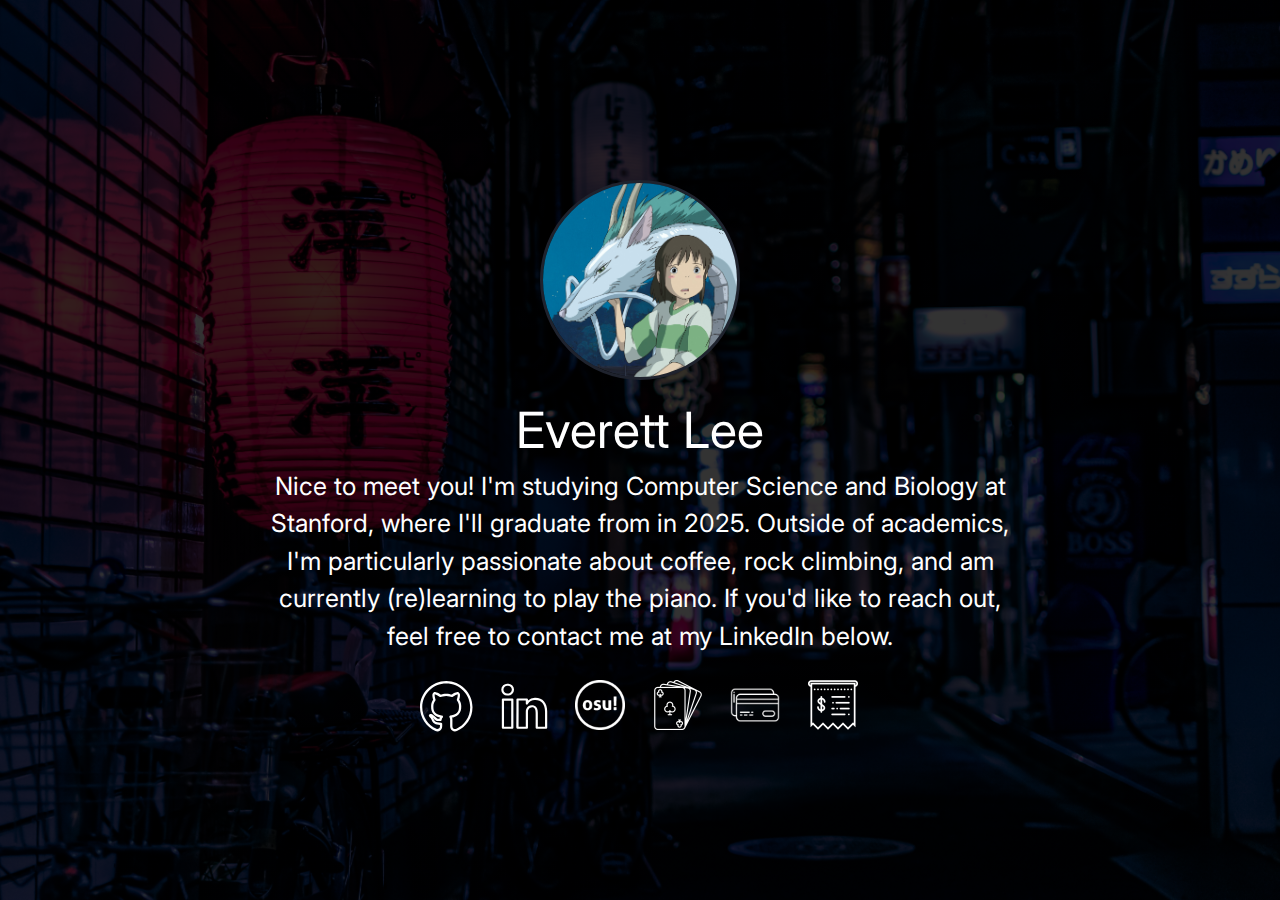
<file: index.html>
<!--
-----------------
https://github.com/ardacarofficial/links-website is open source project.
-----------------
-->

<!DOCTYPE html>
<html lang="en">
  <head>
    <meta charset="UTF-8">
    <meta http-equiv="X-UA-Compatible" content="IE=edge">
    <meta name="viewport" content="width=device-width, initial-scale=1.0">
    <title>Everett Lee</title>
    <meta property="og:title" content="Everett Lee" />
    <meta property="og:image" content="img/logo.jpg" />
    <meta property="og:author" content="Everett Lee, modified from Arda Acar" />
    <link rel="stylesheet" href="https://fonts.googleapis.com/css2?family=Inter:wght@400&amp;display=swap">
    <link rel="stylesheet" href="css/reset.css">
    <link rel="stylesheet" href="css/style.css">
    <link rel="icon" href="./img/favicon.ico">
  </head>
  <body>
    <header>
    <!-- Logo, Title and Description Codes Start -->
      <div class="header_img flex_column_center">
        <img src="img/logo.jpg" alt="Logo" />
      </div>
      <div class="header_text flex_column_center">
        <h1 class="header_h_item">Everett Lee</h1>
        <h3 class="header_h_item">Nice to meet you! I'm studying Computer Science and Biology at Stanford, where I'll graduate from in 2025. 
          Outside of academics, I'm particularly passionate about coffee, rock climbing, and am currently (re)learning to play the piano. If you'd like to reach out, feel free to contact me at my LinkedIn below.</h3>
      </div>
    <!-- Logo, Title and Description Codes End -->  

    <!-- Social Media Icons Codes Start -->
      <div class="header_svg_list flex_row_center">

        <!-- GitHub -->
        <div class="header_svg_item"> 
          <a href="https://github.com/chezbananas" target="_blank" rel="nofollow"> 
            <svg enable-background="new 0 0 24 24" viewBox="0 0 24 24">
              <g id="SVGRepo_bgCarrier" stroke-width="0"></g><g id="SVGRepo_tracerCarrier" stroke-linecap="round" stroke-linejoin="round"></g><g id="SVGRepo_iconCarrier"> <path fill-rule="evenodd" clip-rule="evenodd" d="M12 1.54545C5.94479 1.54545 1.04348 6.42167 1.04348 12.4277C1.04348 16.8374 3.6861 20.6328 7.4903 22.3403C7.88799 22.5188 8.27744 22.4482 8.58123 22.2205C8.89257 21.9871 9.11323 21.5853 9.11323 21.1128V20.5426L7.75618 20.3588C7.74631 20.3575 7.73648 20.3559 7.72671 20.354C6.97768 20.2083 6.47304 19.9453 6.10316 19.5662C5.7917 19.247 5.60192 18.8646 5.44107 18.5405C5.42204 18.5022 5.40342 18.4647 5.38505 18.4282C5.18145 18.0236 5.03633 17.7364 4.89784 17.5171C4.76321 17.304 4.65787 17.1937 4.55411 17.1249C4.28955 16.9497 4.03631 16.6531 4.03631 16.2816C4.03631 16.0778 4.1185 15.8695 4.29663 15.722C4.46448 15.583 4.66637 15.5395 4.84185 15.5395C5.06432 15.5395 5.27305 15.6076 5.44732 15.6858C5.6254 15.7657 5.80173 15.8721 5.96683 15.9821C6.36867 16.25 6.76495 16.5675 7.10004 16.9576C7.44896 17.3638 7.69554 17.6224 8.06841 17.6753C8.37359 17.7186 8.68574 17.7199 8.92914 17.7088C8.93981 17.651 8.95288 17.5898 8.96889 17.5263C8.99766 17.4123 9.03798 17.2829 9.09513 17.149C8.81903 17.0842 8.51955 16.9997 8.21846 16.8929C7.56371 16.6607 6.83548 16.3005 6.34535 15.7526C5.80695 15.1508 5.47376 14.6145 5.28766 13.9858C5.10653 13.3739 5.07692 12.7113 5.07692 11.8945C5.07692 10.6456 5.61813 9.59213 6.02356 9.03344C5.89031 8.60808 5.7509 8.05573 5.68912 7.53172C5.65119 7.20991 5.63878 6.86932 5.68999 6.56435C5.73929 6.27079 5.86521 5.91105 6.19386 5.69335C6.51135 5.48304 6.88251 5.49165 7.17256 5.54637C7.47424 5.60328 7.78715 5.72824 8.07491 5.87064C8.5435 6.10253 9.00981 6.41322 9.35917 6.67557C9.96146 6.49867 11.0262 6.27125 11.9886 6.25009C11.9962 6.24993 12.0038 6.24993 12.0114 6.25009C12.9746 6.27127 13.9923 6.49865 14.5789 6.67472C14.9281 6.41255 15.3939 6.10228 15.862 5.87064C16.1498 5.72824 16.4627 5.60328 16.7644 5.54637C17.0544 5.49165 17.4256 5.48304 17.7431 5.69335C18.0717 5.91105 18.1976 6.27079 18.2469 6.56435C18.2981 6.86932 18.2857 7.20991 18.2478 7.53172C18.186 8.05573 18.0466 8.60808 17.9134 9.03344C18.3188 9.59213 18.86 10.6456 18.86 11.8945C18.86 12.7113 18.8304 13.3739 18.6493 13.9858C18.4632 14.6145 18.13 15.1508 17.5916 15.7526C17.1015 16.3005 16.3732 16.6607 15.7185 16.8929C15.3488 17.024 14.9816 17.1215 14.6571 17.1902C14.78 17.562 14.8237 17.863 14.8237 18.0357V21.1255C14.8237 21.5964 15.043 21.9975 15.3532 22.2314C15.656 22.4598 16.0446 22.5319 16.4424 22.3567C20.2814 20.6648 22.9565 16.8603 22.9565 12.4277C22.9565 6.42167 18.0552 1.54545 12 1.54545ZM9.47621 18.7103C9.21695 18.7474 9.47471 18.7106 9.47471 18.7106L9.47202 18.7109L9.46363 18.7121L9.43515 18.7157C9.41116 18.7187 9.37728 18.7227 9.33492 18.727C9.25033 18.7356 9.13113 18.7458 8.98854 18.7526C8.70624 18.766 8.31904 18.7667 7.92203 18.7104C7.13052 18.598 6.65046 18.0378 6.33885 17.6742C6.32876 17.6624 6.31886 17.6509 6.30913 17.6395C6.20907 17.523 6.09953 17.4125 5.98201 17.307C6.08533 17.4975 6.19176 17.709 6.3068 17.9376L6.31681 17.9575C6.33465 17.993 6.35183 18.0273 6.36849 18.0605C6.54298 18.4089 6.65892 18.6403 6.8493 18.8354C7.03478 19.0255 7.32532 19.2089 7.91124 19.3249L9.70488 19.5678C9.96366 19.6029 10.1567 19.8242 10.1567 20.0858V21.1128C10.1567 21.9133 9.78216 22.6259 9.2064 23.0575C8.62309 23.4948 7.83355 23.64 7.06368 23.2944C2.90196 21.4265 0 17.2686 0 12.4277C0 5.83613 5.37667 0.5 12 0.5C18.6233 0.5 24 5.83613 24 12.4277C24 17.2954 21.0612 21.4633 16.8625 23.3136C16.0929 23.6528 15.3063 23.5045 14.7257 23.0667C14.1525 22.6344 13.7802 21.9234 13.7802 21.1255V18.0357C13.7802 17.9657 13.7313 17.5614 13.4577 17.0177C13.3807 16.8647 13.3834 16.6837 13.4649 16.5331C13.5465 16.3826 13.6965 16.2816 13.8664 16.2628C14.2086 16.225 14.787 16.1142 15.3703 15.9074C15.9643 15.6967 16.4974 15.4094 16.8145 15.0549C17.2852 14.5287 17.5196 14.1251 17.6489 13.6885C17.7831 13.2351 17.8165 12.7071 17.8165 11.8945C17.8165 10.7538 17.2169 9.79498 16.9407 9.48618C16.8134 9.34393 16.7737 9.14346 16.8372 8.96333C16.9762 8.56877 17.147 7.95628 17.2115 7.4091C17.244 7.13351 17.2458 6.90386 17.2179 6.7378C17.1992 6.6261 17.1738 6.57992 17.1641 6.56531C17.1461 6.56043 17.087 6.54932 16.9575 6.57376C16.7872 6.60589 16.5703 6.68615 16.3241 6.80799C15.8345 7.05026 15.3246 7.40853 15.0077 7.66438C14.8659 7.77889 14.6747 7.81099 14.5034 7.74908C14.1011 7.60372 13.0026 7.31957 12 7.29555C10.9929 7.31966 9.8314 7.60534 9.43357 7.74908C9.26222 7.81099 9.07104 7.77889 8.92921 7.66438C8.6123 7.40853 8.1024 7.05026 7.61281 6.80799C7.3666 6.68615 7.14974 6.60589 6.97947 6.57376C6.84991 6.54932 6.79082 6.56043 6.77288 6.56531C6.76313 6.57992 6.73777 6.6261 6.71901 6.7378C6.69113 6.90386 6.69291 7.13351 6.7254 7.4091C6.7899 7.95628 6.96075 8.56877 7.09974 8.96333C7.16319 9.14346 7.12352 9.34393 6.99626 9.48618C6.72 9.79498 6.1204 10.7538 6.1204 11.8945C6.1204 12.7071 6.15386 13.2351 6.28807 13.6885C6.4173 14.1251 6.65172 14.5287 7.1224 15.0549C7.43953 15.4094 7.97265 15.6967 8.56664 15.9074C9.14989 16.1142 9.72837 16.225 10.0705 16.2628C10.2856 16.2865 10.4637 16.4408 10.5182 16.6505C10.5728 16.8602 10.4925 17.082 10.3165 17.2079C10.1511 17.3261 10.0423 17.5378 9.98056 17.7825C9.95142 17.898 9.93711 18.0043 9.93027 18.0813C9.92688 18.1194 9.92543 18.1492 9.92481 18.1679L9.92437 18.1869C9.92729 18.4492 9.73547 18.6733 9.47621 18.7103Z" fill="#ffffff"></path> </g>
            </svg>
          </a>
        </div>
        <!-- LinkedIn -->
        <div class="header_svg_item">
          <a href="https://www.linkedin.com/in/everett-lee1/" target="_blank" rel="nofollow">
            <svg enable-background="new 0 0 24 24" viewBox="0 0 24 24">
              <path d="M4.425,1.671A2.738,2.738,0,0,0,1.5,4.4,2.71,2.71,0,0,0,4.369,7.128H4.4a2.734,2.734,0,1,0,.028-5.457ZM4.4,6.128H4.369a1.736,1.736,0,1,1,.056-3.457A1.737,1.737,0,1,1,4.4,6.128Z"></path>
              <path d="M6.541,8.431H2.253a.5.5,0,0,0-.5.5v12.9a.5.5,0,0,0,.5.5H6.541a.5.5,0,0,0,.5-.5V8.931A.5.5,0,0,0,6.541,8.431Zm-.5,12.9H2.753V9.431H6.041Z"></path>
              <path d="M17.064,8.128A4.691,4.691,0,0,0,13.7,9.362V8.931a.5.5,0,0,0-.5-.5H8.914a.5.5,0,0,0-.5.523c.053,1.183,0,12.756,0,12.873a.5.5,0,0,0,.5.5H13.2a.5.5,0,0,0,.5-.5v-7.2a2.749,2.749,0,0,1,.1-.86,1.869,1.869,0,0,1,1.737-1.254c.413,0,1.671,0,1.671,2.417v6.9a.5.5,0,0,0,.5.5H22a.5.5,0,0,0,.5-.5v-7.4C22.5,10.485,20.467,8.128,17.064,8.128Zm4.436,13.2H18.213v-6.4c0-2.973-1.673-3.417-2.671-3.417a2.83,2.83,0,0,0-2.664,1.878,3.253,3.253,0,0,0-.177,1.236v6.7H9.416c.009-2.058.04-9.654.009-11.9H12.7v1.328a.5.5,0,0,0,.92.272,3.769,3.769,0,0,1,3.443-1.9c2.819,0,4.436,1.934,4.436,5.305Z"></path>
            </svg>
          </a>
        </div>
        <!-- osu! -->
        <div class="header_svg_item">
          <a href="https://osu.ppy.sh/users/7941423" target="_blank" rel="nofollow">
            <img src="./img/osu_logo.png" height="50px" width="50px">
          </a>
        </div>        
        <!-- Ranges -->
        <div class="header_svg_item">
          <a href="https://simple-ranges.netlify.app/" target="_blank" rel="nofollow">
            <img src="./img/poker.png" height="50px" width="50px">
          </a>
        </div>
        <!-- Cards -->
        <div class="header_svg_item">
          <a href="./simpleCards.html"_blank" rel="nofollow">
            <img src="./img/creditcard.png" height="50px" width="50px">
          </a>
        </div>
        <!-- Split Checks -->
        <div class="header_svg_item">
          <a href="https://simplesplit.netlify.app/" target="_blank" rel="nofollow">
            <img src="./img/receipt.png" height="50px" width="50px">
          </a>
        </div>
      </div>
    <!-- Social Media Icons Codes End -->
    <script src="js/main.js"></script>
  </body>
</html>
</file>
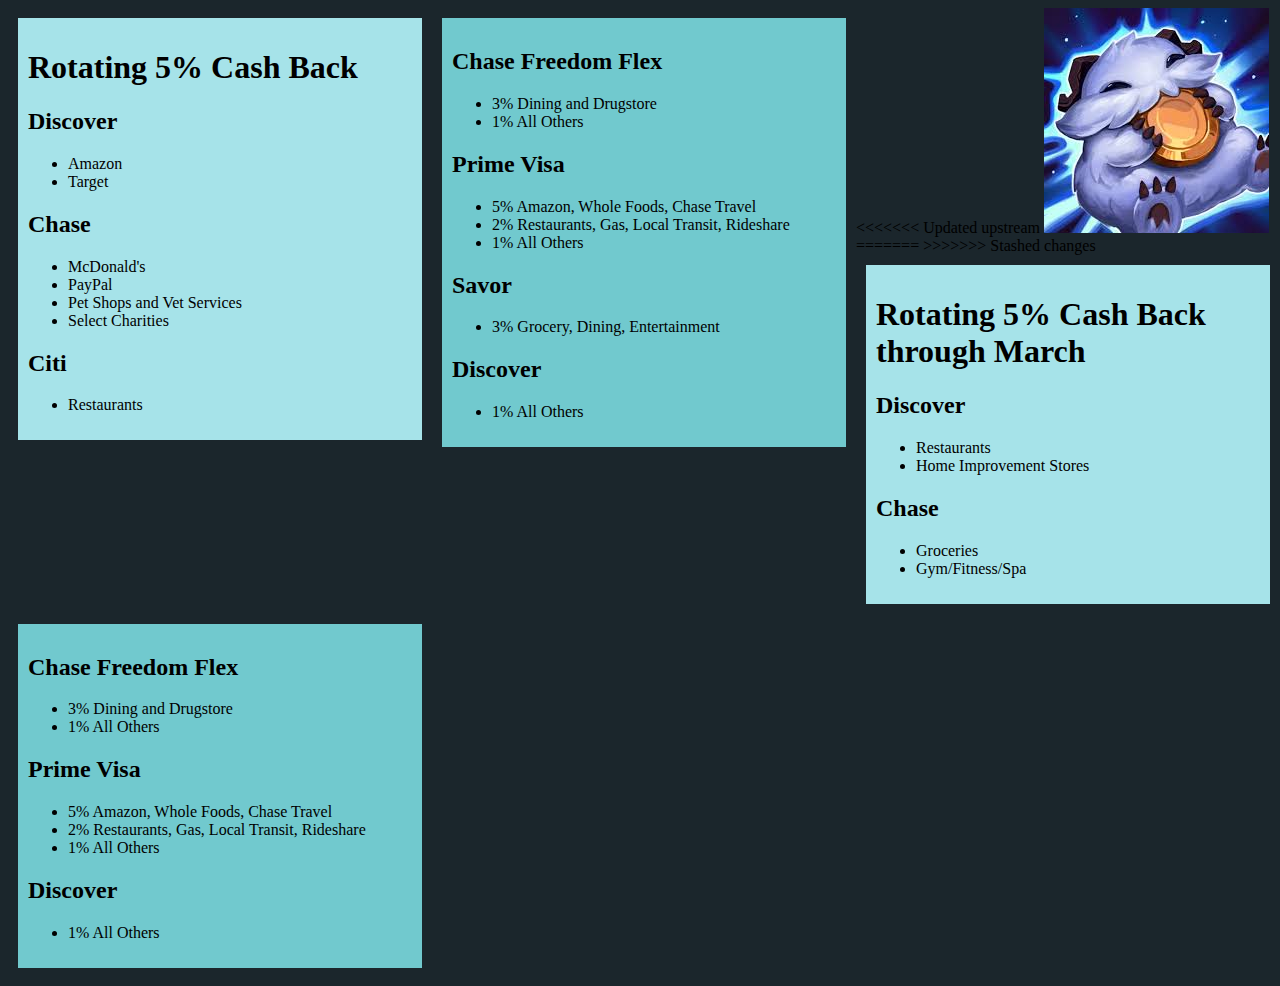
<file: simpleCards.html>
<!DOCTYPE html>
<html>
<<<<<<< Updated upstream
  <head>
    <link href="./css/cardStyles.css" rel="stylesheet" />
  </head>
  <body>
    <img src="img/poro.png" />
    <div class="rotating" style="background-color: #a6e3e9">
      <h1>Rotating 5% Cash Back</h1>
      <h2>Discover</h2>
      <ul>
        <li>Amazon</li>
        <li>Target</li>
      </ul>
      <h2>Chase</h2>
      <ul>
        <li>McDonald's</li>
        <li>PayPal</li>
        <li>Pet Shops and Vet Services</li>
        <li>Select Charities</li>
      </ul>
      <h2>Citi</h2>
      <ul>
        <li>Restaurants</li>
      </ul>
    </div>
    <div class="perennial" style="background-color: #71c9ce">
      <h2>Chase Freedom Flex</h2>
      <ul>
        <li>3% Dining and Drugstore</li>
        <li>1% All Others</li>
      </ul>
      <h2>Prime Visa</h2>
      <ul>
        <li>5% Amazon, Whole Foods, Chase Travel</li>
        <li>2% Restaurants, Gas, Local Transit, Rideshare</li>
        <li>1% All Others</li>
      </ul>
      <h2>Savor</h2>
      <ul>
        <li>3% Grocery, Dining, Entertainment</li>
      </ul>
      <h2>Discover</h2>
      <ul>
        <li>1% All Others</li>
      </ul>
    </div>
  </body>
</html>
=======
    <head>
        <link href="./css/cardStyles.css" rel="stylesheet"/>
    </head>
    <body>
        <div class="rotating" style="background-color:#A6E3E9;">
            <h1> Rotating 5% Cash Back through March </h1>
            <h2> Discover </h2>
                <ul> 
                    <li> Restaurants </li>
                    <li> Home Improvement Stores </li>
                </ul>
            <h2> Chase </h2>
                <ul> 
                    <li> Groceries </li>
                    <li> Gym/Fitness/Spa </li>
                </ul>
        </div>
        <div class="perennial" style="background-color:#71C9CE;">
            <h2> Chase Freedom Flex </h2>
            <ul>
                <li> 3% Dining and Drugstore </li>
                <li> 1% All Others </li>
            </ul>
        <h2> Prime Visa </h2>
            <ul>
                <li> 5% Amazon, Whole Foods, Chase Travel </li>
                <li> 2% Restaurants, Gas, Local Transit, Rideshare </li>
                <li> 1% All Others </li>
            </ul>
        <h2> Discover </h2>
            <ul>
                <li> 1% All Others </li>
            </ul>
        </div>
    </body>
</html>
>>>>>>> Stashed changes
</file>
<file: css/style.css>
/* From the :root element you can easily change the colors of the design, its size and so on. */
:root {

  /* You can change the font family in the whole design here. (You need to add the font family to the codes.) */
  --font_family: 'Inter', sans-serif;

  /* You can change the font size here, is proportional to all texts. */
  --font_size: 25px;

  /* You can change the background color by typing the color code. (If you do not enter a background-image image, the background-color will be active.) */
  --background_color: #000;
  --background_image: url("../img/wallpaper.jpg");

  /* You can change the frame thickness and color of the picture by typing the number of pixels and the color code. */
  --image_border_color: #1f232e;
  --image_border_px: 3px;

  /* You can change the width and size of the picture by typing the number of pixels. */
  --image_width: 200px;
  --image_height: 200px;

  /* You can change the colors of the title and description section by typing the color codes. */
  --title_color: #fff;
  --description_color: #fff;

  /* You can change the colors of social media icons by changing the color code. */
  --svg_color: #fff;

  /* You can change the background, text color and active color of the menu by changing the color codes. */
  --menu_background_color: #1d1e24;
  --menu_text_color: #fff;
  --menu_active_text_color: #d7e04f;

  /* You can change the button's background, text color and active color by changing the color codes. */
  --button_background_color: #1d1e24;
  --button_text_color: #fff;
  --button_text_hover_color: #d7e04f;

  /* You can change the background, text color and active color of the text field by changing the color codes. */
  --textarea_background_color: #1d1e24;
  --textarea_text_color: #fff;
  --textarea_link_text_color: #d7e04f;

  /* You can change the background, text color and active color of the footer area by changing the color codes. */
  --footer_background_color: #1d1e24;
  --footer_text_color: #fff;
  --footer_link_text_color: #d7e04f;
}

/* Basic Codes */

body {
  font: var(--font_size) var(--font_family);
  font-weight: 400;
  line-height: 1.5;
  background: linear-gradient( rgba(0, 0, 0, 0.8), rgba(0, 0, 0, 0.8) ), var(--background_color) var(--background_image) no-repeat center;
  background-size: cover;
  min-height: 100vh;
  display: flex;
  flex-direction: column;
  flex-wrap: wrap;
}

.flex_column_center {
  display: flex;
  flex-direction: column;
  flex-wrap: wrap;
  justify-content: center;
  align-items: center;
}

.flex_row_center {
  display: flex;
  flex-direction: row;
  flex-wrap: wrap;
  justify-content: center;
  align-items: center;
}

.flex_no_wrap_row_center {
  display: flex;
  flex-direction: row;
  flex-wrap: nowrap;
  justify-content: center;
  align-items: center;
}

/* Logo, Title and Description Codes */

.header_img {
  padding-top: 20vh;
}

.header_img img {
  height: var(--image_height);
  width: var(--image_width);
  border: var(--image_border_px) solid var(--image_border_color);
  border-radius: 50%;
  margin-bottom: 0.5em;
}

.header_text h1 {
  color: var(--title_color);
  font-size: 2em;
}

.header_text h2 {
  color: var(--description_color);
  font-size: 1.5em;
}
.header_text h3 {
  color: var(--description_color);
  text-align: center;
  font-size: 1em;
  max-width: 60%;
}

/* Social Media Icons Codes */

.header_svg_list {
  padding-top: 1em;
}

.header_svg_item {
  width: 2.1em;
  height: 2.1em;
  cursor: pointer;
}

.header_svg_item + .header_svg_item {
  margin-left: 1em;
}

.header_svg_item svg {
  fill: var(--svg_color);
}

/* Menu Codes */

#header_nav_menu_item_1 {
  color: var(--menu_active_text_color);
}

#header_nav_menu_item_2,
#header_nav_menu_item_3 {
  color: var(--menu_text_color);
}


.header_nav_menu_list {
  padding-top: 1em;
  margin-left: 1em;
  margin-right: 1em;
}

.header_nav_menu_item {
  color: var(--menu_text_color);
  background-color: var(--menu_background_color);
  text-align: center;
  list-style-type: none;
  cursor: pointer;
  padding: 0.5em;
  border-radius: 0.3em;
  cursor: pointer;
  transition: 0.10s ease;
  font-size: 1.1em;
}

.header_nav_menu_item + .header_nav_menu_item {
  margin-left: 0.4em;
}

/* Menu Container Codes */

main {
  margin-bottom: auto;
}

#main_section_container_2, #main_section_container_3 {
 display: none;
}

.main_a_item {
  margin-top: 1em;
  text-decoration: none;
}

.main_text_item {
  display: flex;
  align-items: center;
  justify-content: center;
  color: var(--button_text_color);
  background-color: var(--button_background_color);
  width: 41em;
  margin-top: 1em;
  padding: 0.8em;
  border-radius: 0.3em;
  min-height: 3.7em;
  text-align: center;
}

.main_button_item {
  color: var(--button_text_color);
  background-color: var(--button_background_color);
  width: 41em;
  border-radius: 1em;
  min-height: 3.7em;
  text-align: center;
  cursor: pointer;
}

.main_small_button_list {
  display: flex;
  flex-direction: row;
}

.main_small_a_item {
  margin-top: 1em;
  text-decoration: none;
}

.main_small_a_item + .main_small_a_item {
  margin-left: 10px;
}

.main_small_button_item:hover,
.main_button_item:hover {
  color: var(--button_text_hover_color);
  transform: scale(1.02);
  transition: 0.10s ease;
}

.main_small_button_item {
  color: var(--button_text_color);
  background-color: var(--button_background_color);
  width: calc(41em / 2 - 5px);
  border-radius: 1em;
  min-height: 3.7em;
  text-align: center;
  cursor: pointer;
}

/* Footer Codes */

.footer_div_item {
  color: var(--footer_text_color);
  background: var(--footer_background_color);
  padding: 1em;
  margin-top: 1.5em;
  margin-bottom: 0em;
}

.footer_a_item {
  color: var(--footer_link_text_color);
  text-decoration: none;
}

/* Responsive Codes */

@media (max-width: 768px) { 
  .main_text_item {
    width: 92vw;
  }

  .main_small_button_item {
    width: calc(92vw / 2 - 5px);;
  }

  .main_button_item {
    width: 92vw;
  }
  
  .header_h_item {
    width: 92vw;
    text-align: center;
  }
  
}
</file>
<file: css/cardStyles.css>
body {
    width: 100%;
    float: left;
    background-color: #1B262C;
}
  
.tldr,
.rotating,
.perennial {
    width: 30%;
    float: left;
    height: auto;
    margin: 10px;
    padding: 10px;
    @media only screen and (max-width: 575.98px) {
        width: 95%;
    }
}

p {
    padding-top: 25px;
    text-align: center;
    float: none;
}
</file>
